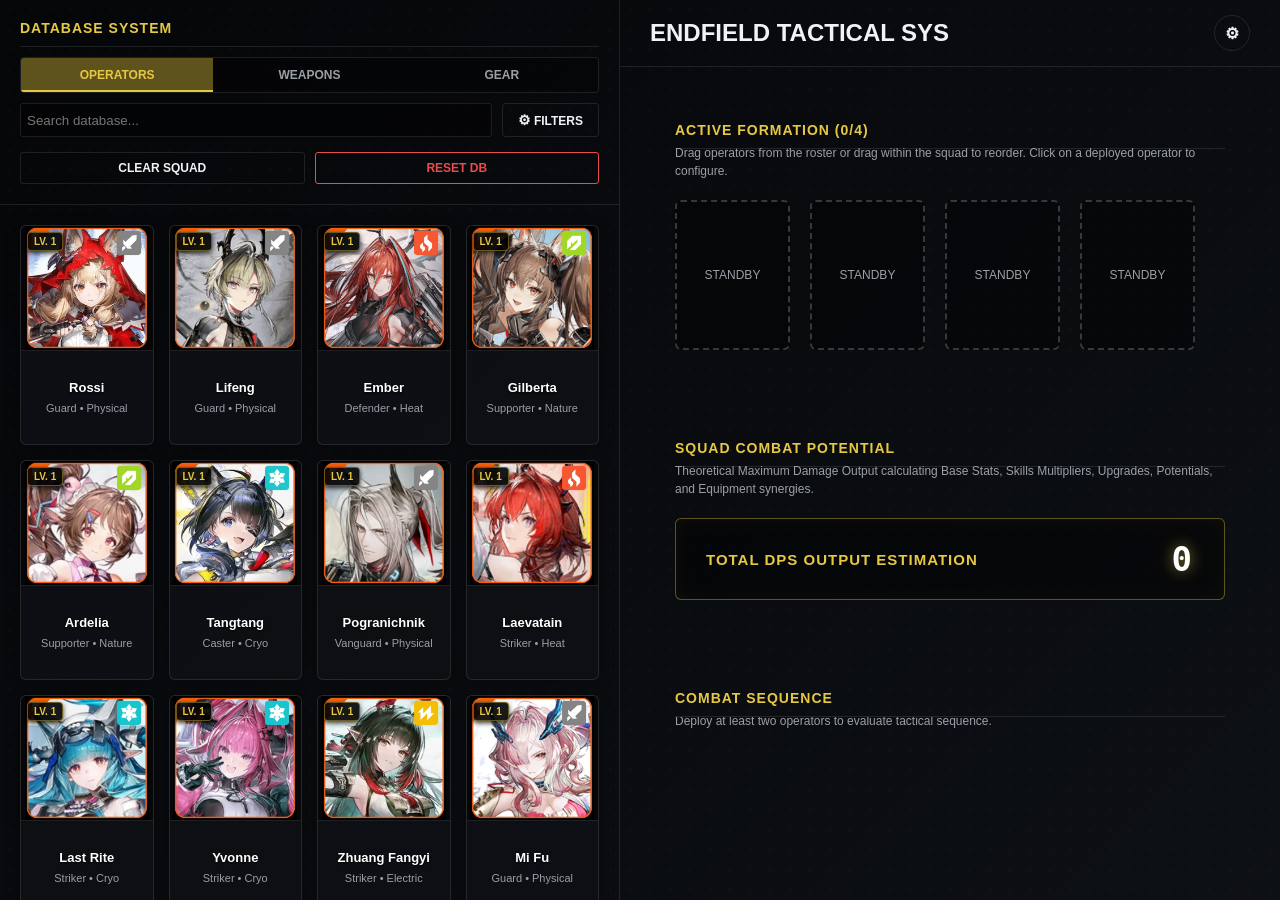
<file: index.html>
<!DOCTYPE html>
<html lang="en">
<head>
    <meta charset="UTF-8">
    <meta name="viewport" content="width=device-width, initial-scale=1.0">
    <title>Endfield Tactical Simulator</title>
    <!-- Favicon routed to Operators folder -->
    <link rel="icon" type="image/png" href="imagens/Operators/favicon.png">
    <link rel="stylesheet" href="style.css">
</head>
<body>
    <!-- Background overlay for military/tactical texture -->
    <div class="bg-texture"></div>

    <main class="main-layout">
        <!-- Roster Panel (Left - Absolute Top) -->
        <aside class="roster-panel">
            <div class="panel-header glass-panel">
                <h2>Database System</h2>
                <div class="roster-tabs mt-10">
                    <button class="tab-btn active" id="tab-btn-operators" onclick="switchTab('operators')">Operators</button>
                    <button class="tab-btn" id="tab-btn-weapons" onclick="switchTab('weapons')">Weapons</button>
                    <button class="tab-btn" id="tab-btn-gear" onclick="switchTab('gear')">Gear</button>
                </div>
                <div class="search-filters mt-10">
                    <input type="text" id="search-name" class="tech-input full-width" placeholder="Search database..." onkeyup="renderRoster()">
                    <button class="btn-ghost" id="btn-toggle-filters" style="flex: none; width: auto;" onclick="toggleFiltersPanel()">
                        <span style="font-size: 14px;">⚙</span> Filters
                    </button>
                </div>

                <!-- PAINEL DE FILTROS AVANÇADOS -->
                <div id="advanced-filters-panel" class="filters-panel" style="display: none;">
                    <div class="filter-group">
                        <label>Rarity</label>
                        <div class="filter-options" id="filter-rarity">
                            <button class="filter-chip" onclick="toggleFilter('rarity', 6)">6★</button>
                            <button class="filter-chip" onclick="toggleFilter('rarity', 5)">5★</button>
                            <button class="filter-chip" onclick="toggleFilter('rarity', 4)">4★</button>
                        </div>
                    </div>
                    
                    <div class="filter-group">
                        <label>Class</label>
                        <div class="filter-options" id="filter-class">
                            <button class="filter-chip" onclick="toggleFilter('class', 'Guard')">Guard</button>
                            <button class="filter-chip" onclick="toggleFilter('class', 'Defender')">Defender</button>
                            <button class="filter-chip" onclick="toggleFilter('class', 'Supporter')">Support</button>
                            <button class="filter-chip" onclick="toggleFilter('class', 'Caster')">Caster</button>
                            <button class="filter-chip" onclick="toggleFilter('class', 'Vanguard')">Vanguard</button>
                            <button class="filter-chip" onclick="toggleFilter('class', 'Striker')">Striker</button>
                        </div>
                    </div>

                    <div class="filter-group">
                        <label>Element</label>
                        <div class="filter-options" id="filter-element">
                            <button class="filter-chip" onclick="toggleFilter('element', 'Cryo')">Cryo</button>
                            <button class="filter-chip" onclick="toggleFilter('element', 'Heat')">Heat</button>
                            <button class="filter-chip" onclick="toggleFilter('element', 'Nature')">Nature</button>
                            <button class="filter-chip" onclick="toggleFilter('element', 'Physical')">Physical</button>
                            <button class="filter-chip" onclick="toggleFilter('element', 'Electric')">Electric</button>
                        </div>
                    </div>

                    <div class="filter-group">
                        <label>Weapon</label>
                        <div class="filter-options" id="filter-weapon">
                            <button class="filter-chip" onclick="toggleFilter('weapon', 'Sword')">Sword</button>
                            <button class="filter-chip" onclick="toggleFilter('weapon', 'Arts Unit')">Arts Unit</button>
                            <button class="filter-chip" onclick="toggleFilter('weapon', 'Greatsword')">Greatsword</button>
                            <button class="filter-chip" onclick="toggleFilter('weapon', 'Polearm')">Polearm</button>
                            <button class="filter-chip" onclick="toggleFilter('weapon', 'Handcannons')">Handcannons</button>
                        </div>
                    </div>
                    
                    <button class="btn-ghost full-width mt-10" onclick="clearAllFilters()" style="font-size: 10px;">Clear Filters</button>
                </div>
                <div class="roster-actions mt-10">
                    <button class="btn-ghost" onclick="clearSquad()">Clear Squad</button>
                    <button class="btn-danger" onclick="openConfirmModal()">Reset DB</button>
                </div>
            </div>
            
            <div class="character-grid" id="character-grid"></div>
        </aside>

        <!-- Tactical Panel (Right) -->
        <section class="tactical-panel">
            <!-- Header Nav embedded inside the tactical panel -->
            <header class="header-nav glass-panel">
                <div class="logo-area">
                    <h1>ENDFIELD <span>TACTICAL SYS</span></h1>
                </div>
                <!-- Configuration Button -->
                <button class="btn-ghost" style="padding: 6px 12px; font-size: 16px; flex: none; border-radius: 50%; width: 36px; height: 36px; display: flex; align-items: center; justify-content: center;" onclick="openSystemSettings()">⚙</button>
            </header>

            <div class="tactical-content">
                <!-- Squad Board -->
                <div class="squad-board glass-panel">
                    <h2>Active Formation (<span id="squad-counter">0</span>/4)</h2>
                    <p class="sub-text">Drag operators from the roster or drag within the squad to reorder. Click on a deployed operator to configure.</p>
                    <div class="squad-slots" id="squad-slots"></div>
                </div>

                <!-- Squad Power / Damage Calculation Board -->
                <div class="power-board glass-panel mt-20">
                    <h2>Squad Combat Potential</h2>
                    <p class="sub-text">Theoretical Maximum Damage Output calculating Base Stats, Skills Multipliers, Upgrades, Potentials, and Equipment synergies.</p>
                    <div class="power-display">
                        <span class="power-label">Total DPS Output Estimation</span>
                        <span class="power-value" id="squad-total-power">0</span>
                    </div>
                </div>

                <!-- Combo Sequence Board -->
                <div class="combo-board glass-panel mt-20">
                    <h2>Combat Sequence</h2>
                    <div class="combo-track" id="combo-track"></div>
                </div>
            </div>
        </section>
    </main>

    <!-- Toast Notifications System -->
    <div id="toast-container" class="toast-container"></div>

    <!-- System Reset Modal -->
    <div id="modal-confirm" class="modal">
        <div class="modal-content modal-sm glass-panel">
            <h2 class="warning-text">SYSTEM RESET</h2>
            <p>Are you sure you want to reset all configurations, levels, and clear the active squad?</p>
            <div class="modal-actions mt-20">
                <button class="btn-ghost" onclick="closeConfirmModal()">Cancel</button>
                <button class="btn-danger" onclick="executeResetAll()">Confirm</button>
            </div>
        </div>
    </div>

    <!-- Synergy Modal -->
    <div id="modal-synergy" class="modal">
        <div class="modal-content modal-lg glass-panel">
            <span class="close-btn" onclick="closeSynergyModal()">&times;</span>
            <h2 id="modal-synergy-title">Tactical Suggestions</h2>
            <p class="sub-text">Recommended formations based on element and combat mechanics.</p>
            <div id="suggested-teams-container"></div>
        </div>
    </div>

    <!-- Weapon Explorer Modal -->
    <div id="modal-weapon" class="modal">
        <div class="modal-content modal-lg glass-panel">
            <span class="close-btn" onclick="closeWeaponModal()">&times;</span>
            <div class="config-header">
                <div class="config-avatar" id="wpn-modal-img"></div>
                <div class="config-title">
                    <h2 id="wpn-modal-name">Weapon Name</h2>
                    <span class="badge" id="wpn-modal-type">Type</span>
                </div>
            </div>
            
            <div class="data-block">
                <h3>Base Progression Validation</h3>
                <div style="display: flex; gap: 20px; align-items: center;">
                    <div><label style="font-size: 10px; color: var(--text-dim); text-transform: uppercase;">Level Test (1-90)</label><input type="number" id="wpn-modal-level" class="tech-input text-center" min="1" max="90" value="1" oninput="updateWeaponModalStats()"></div>
                    <div><label style="font-size: 10px; color: var(--text-dim); text-transform: uppercase;">Generated ATK</label><h2 style="color:var(--primary-yellow); margin:0; padding-top:4px;" id="wpn-modal-atk">0</h2></div>
                </div>
            </div>

            <div class="data-block mt-20" id="wpn-modal-effects-container"></div>

            <div class="modal-actions mt-20" style="justify-content: flex-end;">
                <button class="btn-primary" id="btn-save-weapon" onclick="saveWeaponModal()" style="max-width: 200px;">Save Parameters</button>
            </div>
        </div>
    </div>

    <!-- Gear Explorer Modal -->
    <div id="modal-gear" class="modal">
        <div class="modal-content modal-lg glass-panel">
            <span class="close-btn" onclick="closeGearModal()">&times;</span>
            <div class="config-header">
                <div class="config-avatar" id="gear-modal-img"></div>
                <div class="config-title">
                    <h2 id="gear-modal-name">Gear Name</h2>
                    <div style="display: flex; gap: 10px; margin-top: 5px;">
                        <span class="badge" id="gear-modal-set">Set Name</span>
                        <span class="badge" id="gear-modal-type">Type</span>
                    </div>
                </div>
            </div>
            <div class="data-block mt-20" id="gear-modal-stats-container"></div>
        </div>
    </div>

    <!-- Main Operator Configuration Modal (Ultra Compact & Tabbed) -->
    <div id="modal-config" class="modal">
        <div class="modal-content modal-xxxl glass-panel">
            <span class="close-btn" onclick="closeConfigModal()">&times;</span>
            
            <div class="config-header">
                <div class="config-avatar" id="config-avatar"></div>
                <div class="config-title">
                    <h2><span id="config-char-name"></span> <span class="badge rarity" id="config-rarity-badge"></span></h2>
                    <div class="level-input-group">
                        <label>Operator LVL (1-90)</label>
                        <input type="number" id="conf-level" class="tech-input text-center" min="1" max="90" value="1" oninput="updateLiveStatsAndDOM()">
                        <span class="attr-badge" id="attr-primary" title="Primary Attribute">STR</span>
                        <span class="attr-badge secondary" id="attr-secondary" title="Secondary Attribute">AGI</span>
                    </div>
                </div>
            </div>

            <!-- Operator View Navigation Tabs -->
            <div class="roster-tabs" style="margin-bottom: 12px; flex-shrink: 0;">
                <button class="tab-btn active" id="tab-op-loadout" onclick="switchOpTab('loadout')">Combat Loadout</button>
                <button class="tab-btn" id="tab-op-artworks" onclick="switchOpTab('artworks')">Artworks</button>
                <button class="tab-btn" id="tab-op-intel" onclick="switchOpTab('intel')">Operator Intel</button>
                <button class="tab-btn" id="tab-op-files" onclick="switchOpTab('files')">Operator Files</button>
            </div>
            
            <!-- TAB CONTENT: COMBAT LOADOUT -->
            <div id="content-op-loadout" class="op-tab-content active">
                <div class="config-grid">
                    <!-- Column 1: Equipment & Progression Core -->
                    <div class="config-col">
                        <div class="data-block">
                            <h3>Character Progression</h3>
                            <div style="display: grid; grid-template-columns: 1fr 1fr; gap: 10px;">
                                <div><label style="display: block; font-size: 10px; color: var(--text-dim); text-transform: uppercase; margin-bottom: 4px;">Affinity (0-4)</label><input type="number" id="conf-char-affinity" class="tech-input text-center full-width" min="0" max="4" value="0" oninput="updateLiveStatsAndDOM()"></div>
                                <div><label style="display: block; font-size: 10px; color: var(--text-dim); text-transform: uppercase; margin-bottom: 4px;">Potential (0-5)</label><input type="number" id="conf-char-potential" class="tech-input text-center full-width" min="0" max="5" value="0" oninput="updateLiveStatsAndDOM()"></div>
                            </div>
                        </div>

                        <div class="data-block mt-10">
                            <h3>Weapon Systems</h3>
                            <div class="weapon-display">
                                <div class="weapon-preview" id="preview-weapon"></div>
                                <select id="conf-weapon-id" class="tech-input full-width" onchange="updateWeaponPreview(); updateLiveStatsAndDOM();"></select>
                            </div>
                            <div class="quad-grid mt-10">
                                <div><label>Level</label><input type="number" id="conf-weapon-level" class="tech-input text-center" min="1" max="90" value="1" oninput="updateLiveStatsAndDOM()"></div>
                                <div><label>Eff. 1</label><input type="number" id="conf-weapon-e1" class="tech-input text-center" min="1" max="9" value="1" oninput="updateLiveStatsAndDOM()"></div>
                                <div><label>Eff. 2</label><input type="number" id="conf-weapon-e2" class="tech-input text-center" min="1" max="9" value="1" oninput="updateLiveStatsAndDOM()"></div>
                                <div><label>Eff. 3</label><input type="number" id="conf-weapon-e3" class="tech-input text-center" min="1" max="9" value="1" oninput="updateLiveStatsAndDOM()"></div>
                            </div>
                        </div>

                        <div class="data-block mt-10">
                            <h3>Factory Equipment</h3>
                            <div class="gear-grid">
                                <!-- ARMOR -->
                                <div class="gear-item">
                                    <div class="gear-mini-icon" id="icon-equip-armor"></div>
                                    <div style="flex: 2; position: relative;">
                                        <label>ARMOR</label>
                                        <div class="custom-select-trigger tech-input full-width" onclick="toggleCustomSelect('armor')" id="display-equip-armor">No Equipment</div>
                                        <div class="custom-select-options" id="options-equip-armor" style="display: none;"></div>
                                        <input type="hidden" id="conf-equip-armor" value="none">
                                    </div>
                                    <div style="flex: 1;"><label>LVL</label><select id="conf-equip-armor-lvl" class="tech-input full-width text-center" onchange="updateLiveStatsAndDOM()"><option value="0">+0</option><option value="1">+1</option><option value="2">+2</option><option value="3">+3</option></select></div>
                                </div>
                                <!-- GLOVES -->
                                <div class="gear-item">
                                    <div class="gear-mini-icon" id="icon-equip-gloves"></div>
                                    <div style="flex: 2; position: relative;">
                                        <label>GLOVES</label>
                                        <div class="custom-select-trigger tech-input full-width" onclick="toggleCustomSelect('gloves')" id="display-equip-gloves">No Equipment</div>
                                        <div class="custom-select-options" id="options-equip-gloves" style="display: none;"></div>
                                        <input type="hidden" id="conf-equip-gloves" value="none">
                                    </div>
                                    <div style="flex: 1;"><label>LVL</label><select id="conf-equip-gloves-lvl" class="tech-input full-width text-center" onchange="updateLiveStatsAndDOM()"><option value="0">+0</option><option value="1">+1</option><option value="2">+2</option><option value="3">+3</option></select></div>
                                </div>
                                <!-- KIT 1 -->
                                <div class="gear-item">
                                    <div class="gear-mini-icon" id="icon-equip-kit1"></div>
                                    <div style="flex: 2; position: relative;">
                                        <label>KIT 1</label>
                                        <div class="custom-select-trigger tech-input full-width" onclick="toggleCustomSelect('kit1')" id="display-equip-kit1">No Equipment</div>
                                        <div class="custom-select-options" id="options-equip-kit1" style="display: none;"></div>
                                        <input type="hidden" id="conf-equip-kit1" value="none">
                                    </div>
                                    <div style="flex: 1;"><label>LVL</label><select id="conf-equip-kit1-lvl" class="tech-input full-width text-center" onchange="updateLiveStatsAndDOM()"><option value="0">+0</option><option value="1">+1</option><option value="2">+2</option><option value="3">+3</option></select></div>
                                </div>
                                <!-- KIT 2 -->
                                <div class="gear-item">
                                    <div class="gear-mini-icon" id="icon-equip-kit2"></div>
                                    <div style="flex: 2; position: relative;">
                                        <label>KIT 2</label>
                                        <div class="custom-select-trigger tech-input full-width" onclick="toggleCustomSelect('kit2')" id="display-equip-kit2">No Equipment</div>
                                        <div class="custom-select-options" id="options-equip-kit2" style="display: none;"></div>
                                        <input type="hidden" id="conf-equip-kit2" value="none">
                                    </div>
                                    <div style="flex: 1;"><label>LVL</label><select id="conf-equip-kit2-lvl" class="tech-input full-width text-center" onchange="updateLiveStatsAndDOM()"><option value="0">+0</option><option value="1">+1</option><option value="2">+2</option><option value="3">+3</option></select></div>
                                </div>
                            </div>
                        </div>
                    </div>

                    <!-- Column 2: Ability Matrix & Tactical Data -->
                    <div class="config-col" style="flex: 1.5;">
                        <div class="data-block h-full flex-col-fill">
                            <h3>Skills & Mechanics</h3>
                            <div class="tactical-intel-box" id="intel-box">
                                <!-- Injected by JS -->
                            </div>
                        </div>
                    </div>

                    <!-- Column 3: Advanced Stats -->
                    <div class="config-col">
                        <div class="data-block h-full flex-col-fill" style="padding-right: 5px;">
                            <h3>Advanced Combat Stats</h3>
                            <div class="stats-grid" id="advanced-stats-container">
                                <!-- Injected by JS -->
                            </div>
                        </div>
                    </div>
                </div>

                <div class="modal-actions mt-15">
                    <button class="btn-ghost" onclick="resetConfig()">Restore Defaults</button>
                    <button class="btn-primary" id="btn-save-config" onclick="saveConfig()">Save Parameters</button>
                </div>
            </div>

            <!-- TAB CONTENT: ARTWORKS -->
            <div id="content-op-artworks" class="op-tab-content">
                <div class="artwork-viewer">
                    <div class="artwork-main-frame" id="art-main-frame">
                        <!-- Main Image injected via JS -->
                    </div>
                    <div class="artwork-details data-block mt-10">
                        <h2 id="art-title" style="margin:0; font-size:16px; color:#FFF;">Artwork Title</h2>
                        <span id="art-illustrator" style="font-size:11px; color:var(--text-dim);">Illustrator: Name</span>
                        <p id="art-desc" style="font-size:12px; margin-top:8px; line-height:1.4;">Description goes here.</p>
                    </div>
                    <div class="artwork-thumbnails mt-10" id="art-thumbnails-container">
                        <!-- Thumbnails injected via JS -->
                    </div>
                </div>
            </div>

            <!-- TAB CONTENT: OPERATOR INTEL -->
            <div id="content-op-intel" class="op-tab-content">
                <div class="intel-grid" id="intel-grid-container">
                    <!-- Faction, Race, Expertise, Hobbies injected via JS -->
                </div>
            </div>

            <!-- TAB CONTENT: OPERATOR FILES -->
            <div id="content-op-files" class="op-tab-content">
                <div class="files-viewer data-block h-full flex-col-fill" id="files-text-container">
                    <!-- Massive text blocks injected via JS -->
                </div>
            </div>

        </div>
    </div>
<!-- System Settings Modal -->
    <div id="modal-system-settings" class="modal">
        <div class="modal-content modal-sm glass-panel">
            <span class="close-btn" onclick="closeSystemSettings()">&times;</span>
            <h2 style="color: var(--primary-yellow); text-transform: uppercase; margin-bottom: 20px; font-size: 16px;">System Settings</h2>
            
            <div class="data-block">
                <h3 style="margin-bottom: 15px;">Audio Configuration</h3>
                
                <div style="display: flex; justify-content: space-between; align-items: center; margin-bottom: 15px;">
                    <span style="font-size: 12px; font-weight: bold; color: #FFF;">Enable Operator Voice Lines</span>
                    <label class="switch" style="position: relative; display: inline-block; width: 40px; height: 20px;">
                        <input type="checkbox" id="setting-audio-toggle" checked onchange="toggleAudioSystem()" style="opacity: 0; width: 0; height: 0;">
                        <span class="slider" style="position: absolute; cursor: pointer; top: 0; left: 0; right: 0; bottom: 0; background-color: var(--danger-red); transition: .4s; border-radius: 20px;"></span>
                        <span class="slider-knob" style="position: absolute; height: 14px; width: 14px; left: 3px; bottom: 3px; background-color: white; transition: .4s; border-radius: 50%;"></span>
                    </label>
                </div>

                <div style="display: flex; flex-direction: column; gap: 8px;">
                    <div style="display: flex; justify-content: space-between;">
                        <span style="font-size: 12px; color: var(--text-dim);">Voice Volume</span>
                        <span style="font-size: 12px; color: var(--primary-yellow); font-family: monospace;" id="volume-readout">100%</span>
                    </div>
                    <input type="range" id="setting-audio-volume" min="0" max="100" value="100" class="tech-slider" oninput="changeVolume()">
                </div>
            </div>

            <!-- NOVA SEÇÃO: Gerenciamento de Dados -->
            <div class="data-block mt-20">
                <h3 style="margin-bottom: 10px; color: var(--danger-red);">Data Management</h3>
                <p style="font-size: 11px; color: var(--text-dim); margin-bottom: 15px;">Clear all your locally saved progress, including squad formations and operator configs. This cannot be undone.</p>
                <button class="btn-danger full-width" onclick="clearLocalSave()">Delete Save Data</button>
            </div>

                </div>
            </div>
        </div>
    </div>
    <script src="script.js"></script>
</body>
</html>
</file>
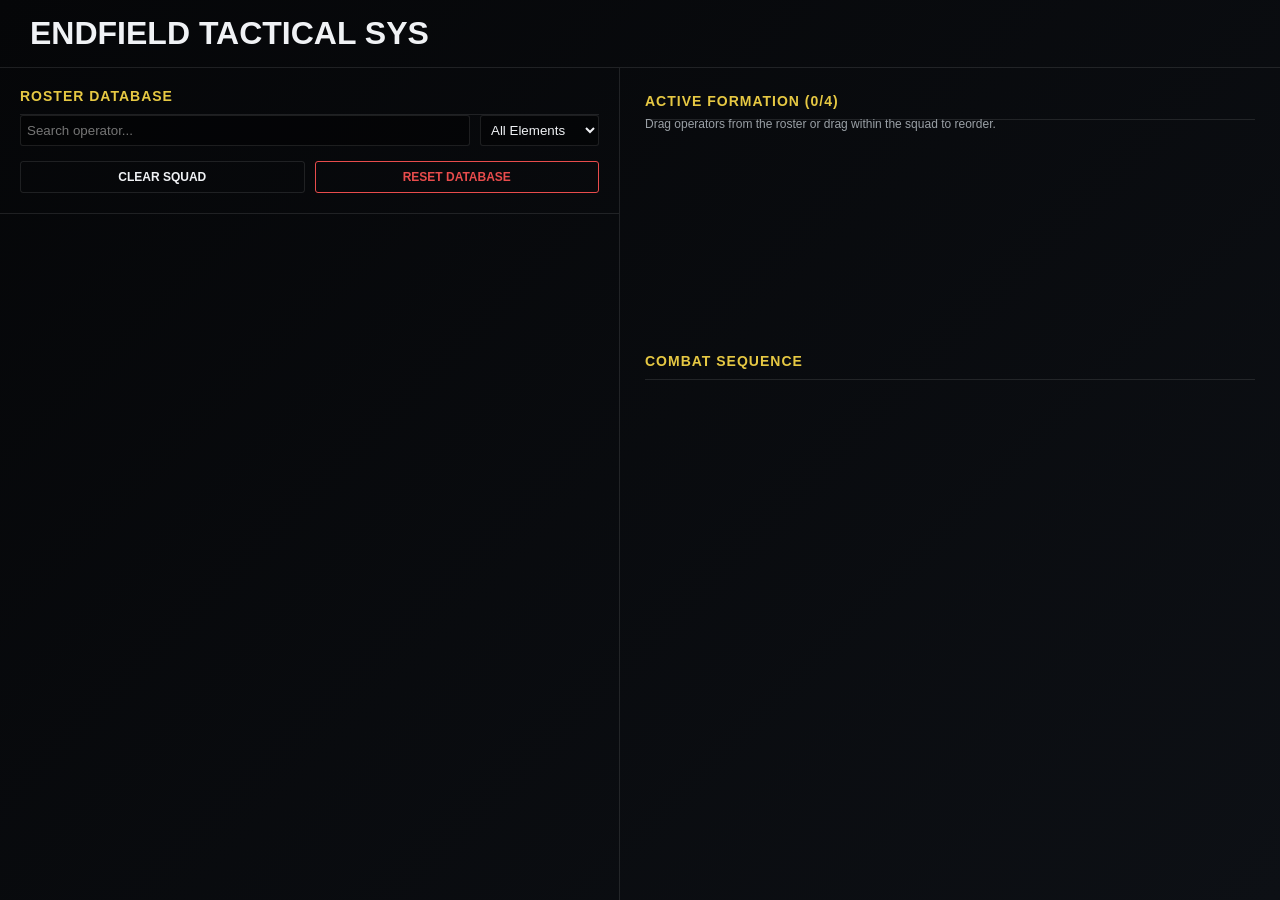
<file: endfield.html>
<!DOCTYPE html>
<html lang="en">
<head>
    <meta charset="UTF-8">
    <meta name="viewport" content="width=device-width, initial-scale=1.0">
    <title>Endfield Combo Simulator</title>
    <link rel="icon" type="image/png" href="imagens/favicon.png">
    <link rel="stylesheet" href="style.css">
</head>
<body>
    <header class="header-nav">
        <div class="logo-area">
            <h1>ENDFIELD <span>TACTICAL SYS</span></h1>
        </div>
    </header>

    <main class="main-layout">
        <aside class="roster-panel">
            <div class="panel-header">
                <h2>Roster Database</h2>
                <div class="search-filters">
                    <input type="text" id="search-name" class="tech-input" placeholder="Search operator..." onkeyup="renderCharacters()">
                    <select id="filter-element" class="tech-input" onchange="renderCharacters()">
                        <option value="All">All Elements</option>
                        <option value="Physical">Physical</option>
                        <option value="Heat">Heat</option>
                        <option value="Cryo">Cryo</option>
                        <option value="Nature">Nature</option>
                        <option value="Electric">Electric</option>
                        <option value="Arts">Originium Arts</option>
                    </select>
                </div>
                <div class="roster-actions">
                    <button class="btn-ghost" onclick="clearSquad()">Clear Squad</button>
                    <button class="btn-danger" onclick="openConfirmModal()">Reset Database</button>
                </div>
            </div>
            
            <div class="character-grid" id="character-grid"></div>
        </aside>

        <section class="tactical-panel">
            <div class="squad-board">
                <h2>Active Formation (<span id="squad-counter">0</span>/4)</h2>
                <p class="sub-text">Drag operators from the roster or drag within the squad to reorder.</p>
                <div class="squad-slots" id="squad-slots"></div>
            </div>

            <div class="combo-board">
                <h2>Combat Sequence</h2>
                <div class="combo-track" id="combo-track"></div>
            </div>
        </section>
    </main>

    <!-- Modals -->
    <div id="modal-confirm" class="modal">
        <div class="modal-content modal-sm">
            <h2 class="warning-text">SYSTEM RESET</h2>
            <p>Are you sure you want to reset all configurations, levels, and clear the active squad?</p>
            <div class="modal-actions mt-20">
                <button class="btn-ghost" onclick="closeConfirmModal()">Cancel</button>
                <button class="btn-danger" onclick="executeResetAll()">Confirm Reset</button>
            </div>
        </div>
    </div>

    <div id="modal-synergy" class="modal">
        <div class="modal-content modal-lg">
            <span class="close-btn" onclick="closeSynergyModal()">&times;</span>
            <h2 id="modal-synergy-title">Tactical Suggestions</h2>
            <p class="sub-text">Recommended formations based on element and combat mechanics.</p>
            <div id="suggested-teams-container"></div>
        </div>
    </div>

    <div id="modal-config" class="modal">
        <div class="modal-content modal-xl">
            <span class="close-btn" onclick="closeConfigModal()">&times;</span>
            
            <div class="config-header">
                <div class="config-avatar" id="config-avatar"></div>
                <div class="config-title">
                    <h2><span id="config-char-name"></span> <span class="badge" id="config-origin-badge"></span></h2>
                    <div class="level-input-group">
                        <label>Operator LVL (1-90)</label>
                        <input type="number" id="conf-level" class="tech-input text-center" min="1" max="90" value="1">
                    </div>
                </div>
            </div>
            
            <div class="config-grid">
                <div class="config-col">
                    <div class="data-block">
                        <h3>Weapon Systems</h3>
                        <div class="weapon-display">
                            <div class="weapon-preview" id="preview-weapon"></div>
                            <select id="conf-weapon-id" class="tech-input full-width" onchange="updateWeaponPreview()"></select>
                        </div>
                        <div class="triple-grid mt-10">
                            <div><label>Level (1-90)</label><input type="number" id="conf-weapon-level" class="tech-input" min="1" max="90" value="1"></div>
                            <div><label>Essence</label><input type="number" id="conf-weapon-essence" class="tech-input" min="1" max="5" value="1"></div>
                            <div><label>Potential</label><input type="number" id="conf-weapon-potential" class="tech-input" min="1" max="5" value="1"></div>
                        </div>
                    </div>

                    <div class="data-block">
                        <h3>Factory Equipment (LVL 70 Sets)</h3>
                        <div class="gear-grid">
                            <div class="gear-item">
                                <label>HEAD</label>
                                <select id="conf-armor-head" class="tech-input full-width"></select>
                                <input type="number" id="conf-lvl-head" class="tech-input text-center" min="0" max="20" value="0" title="Enhancement Level">
                            </div>
                            <div class="gear-item">
                                <label>CORE</label>
                                <select id="conf-armor-chest" class="tech-input full-width"></select>
                                <input type="number" id="conf-lvl-chest" class="tech-input text-center" min="0" max="20" value="0" title="Enhancement Level">
                            </div>
                            <div class="gear-item">
                                <label>ARMS</label>
                                <select id="conf-armor-arms" class="tech-input full-width"></select>
                                <input type="number" id="conf-lvl-arms" class="tech-input text-center" min="0" max="20" value="0" title="Enhancement Level">
                            </div>
                            <div class="gear-item">
                                <label>LEGS</label>
                                <select id="conf-armor-legs" class="tech-input full-width"></select>
                                <input type="number" id="conf-lvl-legs" class="tech-input text-center" min="0" max="20" value="0" title="Enhancement Level">
                            </div>
                        </div>
                    </div>
                </div>

                <div class="config-col">
                    <div class="data-block h-full">
                        <h3>Capacity Matrix & Talents</h3>
                        <div class="matrix-list">
                            <div class="matrix-row">
                                <div class="matrix-info"><span class="highlight">Basic Attack</span><span id="name-skill-1"></span></div>
                                <input type="number" id="conf-skill-1" class="tech-input text-center" min="1" max="7" value="1">
                            </div>
                            <div class="matrix-row">
                                <div class="matrix-info"><span class="highlight">Active Skill</span><span id="name-skill-2"></span></div>
                                <input type="number" id="conf-skill-2" class="tech-input text-center" min="1" max="7" value="1">
                            </div>
                            <div class="matrix-row">
                                <div class="matrix-info"><span class="highlight">Ultimate</span><span id="name-skill-3"></span></div>
                                <input type="number" id="conf-skill-3" class="tech-input text-center" min="1" max="7" value="1">
                            </div>
                            <div class="matrix-row">
                                <div class="matrix-info"><span class="highlight">Passive Talent</span><span id="name-skill-4"></span></div>
                                <div class="talent-toggles" id="talent-nodes-container"></div>
                            </div>
                        </div>
                    </div>
                </div>
            </div>

            <div class="modal-actions mt-20">
                <button class="btn-ghost" onclick="resetConfig()">Restore Defaults</button>
                <button class="btn-primary" onclick="saveConfig()">Save Parameters</button>
            </div>
        </div>
    </div>

    <script src="script.js"></script>
</body>
</html>
</file>
<file: style.css>
:root {
    --bg-dark: #050608; 
    --panel-dark: rgba(18, 19, 23, 0.65); 
    --border-dim: rgba(255, 255, 255, 0.1);
    --border-highlight: rgba(230, 200, 67, 0.4);
    --text-main: #F0F2F5;
    --text-dim: #9AA0A6;
    --primary-yellow: #E6C843;
    --primary-hover: #F7DF6D;
    --danger-red: #E84C4C;
    --blur-intensity: blur(16px);
}

* { box-sizing: border-box; }

body { 
    font-family: 'Segoe UI', Roboto, Helvetica, Arial, sans-serif; 
    background: linear-gradient(135deg, #050608 0%, #0D1015 100%);
    color: var(--text-main); 
    margin: 0; padding: 0; 
    height: 100vh; display: flex; flex-direction: column;
}

/* Background Texture */
.bg-texture {
    position: fixed; top: 0; left: 0; width: 100%; height: 100%; z-index: -1; pointer-events: none;
    background-image: radial-gradient(rgba(255, 255, 255, 0.03) 1px, transparent 1px);
    background-size: 20px 20px;
}

.main-layout { display: flex; flex: 1; overflow: hidden; height: 100vh; }

/* Fixed roster panel size on the left */
.roster-panel { width: 620px; display: flex; flex-direction: column; border-right: 1px solid var(--border-dim); background: transparent; }
.panel-header { padding: 20px; flex-shrink: 0; border-bottom: 1px solid var(--border-dim); }
.panel-header h2, .squad-board h2, .combo-board h2, .power-board h2 { font-size: 14px; text-transform: uppercase; color: var(--primary-yellow); letter-spacing: 1px; margin: 0; border-bottom: 1px solid var(--border-dim); padding-bottom: 10px; }

/* Roster Tabs */
.roster-tabs { display: flex; border: 1px solid var(--border-dim); overflow: hidden; background: rgba(0,0,0,0.3); border-radius: 4px; flex-shrink: 0; }
.tab-btn { flex: 1; background: transparent; color: var(--text-dim); border: none; padding: 10px; font-size: 12px; font-weight: bold; text-transform: uppercase; cursor: pointer; transition: 0.3s; }
.tab-btn:hover { color: #FFF; background: rgba(255,255,255,0.05); }
.tab-btn.active { background: var(--border-highlight); color: var(--primary-yellow); box-shadow: inset 0 -2px 0 var(--primary-yellow); }

.character-grid { flex: 1; overflow-y: auto; padding: 20px; display: grid; grid-template-columns: repeat(4, 1fr); gap: 15px; align-content: start; align-items: start; }

.tech-input { background: rgba(0,0,0,0.4); border: 1px solid var(--border-dim); color: var(--text-main); padding: 6px; outline: none; transition: 0.3s; font-family: inherit; border-radius: 3px; }
.tech-input:focus { border-color: var(--primary-yellow); background: rgba(20,20,20,0.8); }
.search-filters { display: flex; gap: 10px; margin-bottom: 15px; }
.search-filters input { flex: 1; }
.roster-actions { display: flex; gap: 10px; }

.btn-primary { background: var(--primary-yellow); color: #000; border: none; padding: 8px 15px; font-weight: 700; cursor: pointer; text-transform: uppercase; font-size: 12px; flex: 1; transition: 0.3s; border-radius: 3px; }
.btn-primary:hover { background: var(--primary-hover); transform: translateY(-1px); box-shadow: 0 4px 12px rgba(230, 200, 67, 0.4); }
.btn-ghost { background: transparent; color: var(--text-main); border: 1px solid var(--border-dim); padding: 8px 15px; font-weight: 600; cursor: pointer; text-transform: uppercase; font-size: 12px; flex: 1; transition: 0.3s; border-radius: 3px; }
.btn-ghost:hover { background: rgba(255,255,255,0.05); color: #FFF; border-color: var(--text-dim); }
.btn-danger { background: transparent; color: var(--danger-red); border: 1px solid var(--danger-red); padding: 8px 15px; font-weight: 600; cursor: pointer; text-transform: uppercase; font-size: 12px; flex: 1; transition: 0.3s; border-radius: 3px; }
.btn-danger:hover { background: var(--danger-red); color: #FFF; box-shadow: 0 4px 12px rgba(232, 76, 76, 0.4); }

/* CARDS: Contrast and Hover improvements */
.char-card { 
    background: rgba(15, 17, 22, 0.8); border: 1px solid var(--border-dim); position: relative; cursor: pointer; 
    display: flex; flex-direction: column; transition: 0.3s cubic-bezier(0.25, 0.8, 0.25, 1); 
    width: 100%; min-height: 220px; overflow: hidden; border-radius: 6px; box-shadow: 0 4px 15px rgba(0,0,0,0.3);
}
.char-card:hover { 
    border-color: var(--primary-yellow); 
    box-shadow: 0 8px 25px rgba(230, 200, 67, 0.25); 
    transform: translateY(-4px); 
}

/* Image scaling fixes */
.char-img, .wpn-img { 
    width: 100%; height: 125px; min-height: 125px; max-height: 125px; flex-shrink: 0; 
    background-color: rgba(0,0,0,0.5); background-repeat: no-repeat; border-bottom: 1px solid var(--border-dim); 
    display: flex; align-items: center; justify-content: center; position: relative;
}
.char-img { background-size: contain; background-position: center bottom; }
/* Weapons now occupy almost all visible space and are centered */
.wpn-img { background-size: 95%; background-position: center; }

/* Overlay badges */
.lvl-overlay {
    position: absolute; top: 6px; left: 6px; background: rgba(0,0,0,0.9); color: var(--primary-yellow);
    padding: 3px 6px; font-size: 10px; font-weight: bold; border-radius: 4px; border: 1px solid var(--border-highlight); z-index: 10;
    box-shadow: 0 2px 5px rgba(0,0,0,0.8);
}

/* Free text wrapping enabled */
.char-info { padding: 12px 10px; text-align: center; flex: 1; display: flex; flex-direction: column; justify-content: center; width: 100%; }
.char-info strong { display: block; font-size: 13px; margin-bottom: 4px; line-height: 1.3; color: #FFF; text-shadow: 0 1px 2px rgba(0,0,0,0.8); }
.char-info span { display: block; font-size: 11px; color: var(--text-dim); line-height: 1.3; }

.btn-suggestion { background: rgba(255,255,255,0.05); border: none; border-top: 1px solid var(--border-dim); color: var(--text-main); font-size: 11px; padding: 8px; cursor: pointer; text-transform: uppercase; font-weight: bold; transition: 0.3s; width: 100%; flex-shrink: 0; margin-top: auto; }
.btn-suggestion:hover { background: var(--primary-yellow); color: #000; }

.tactical-panel { flex: 1; display: flex; flex-direction: column; padding: 0; overflow-y: auto; background: transparent; }

/* Absolute top header */
/* Cabeçalho superior com layout flexível para alinhar os itens nas extremidades */
.header-nav { 
    display: flex; 
    justify-content: space-between; 
    align-items: center;
    padding: 15px 30px; 
    width: 100%; 
    box-sizing: border-box; 
    text-align: left; 
    border-bottom: 1px solid var(--border-dim); 
    border-radius: 0; 
}

/* Remove a margem padrão do h1 para ficar perfeitamente alinhado ao centro com o botão */
.header-nav h1 {
    margin: 0;
}
.tactical-content { padding: 30px; display: flex; flex-direction: column; flex: 1; gap: 20px; }

.squad-board { padding: 25px; border-radius: 8px; }
.sub-text { font-size: 12px; color: var(--text-dim); margin-top: -5px; margin-bottom: 20px; line-height: 1.5; }
.squad-slots { display: flex; gap: 20px; min-height: 150px; }

.slot { width: 115px; height: 150px; min-height: 150px; flex-shrink: 0; background: rgba(0,0,0,0.4); border: 2px dashed rgba(255,255,255,0.2); display: flex; flex-direction: column; align-items: center; justify-content: center; position: relative; background-size: cover; background-repeat: no-repeat; background-position: center top; transition: 0.3s; font-size: 12px; color: var(--text-dim); border-radius: 6px; }
.slot.dragover { border-color: var(--primary-yellow); background: rgba(230, 200, 67, 0.1); }
.slot-filled { border-style: solid; border-color: var(--border-dim); color: #FFF; box-shadow: inset 0 -60px 50px -10px rgba(0,0,0,0.95), 0 4px 15px rgba(0,0,0,0.5); padding-bottom: 12px; cursor: pointer; }
.slot-filled:hover { border-color: var(--primary-yellow); transform: translateY(-3px); }
.btn-remove { position: absolute; top: -10px; right: -10px; background: var(--danger-red); border: none; color: white; width: 26px; height: 26px; font-size: 12px; cursor: pointer; font-weight: bold; z-index: 10; border-radius: 50%; box-shadow: 0 2px 8px rgba(0,0,0,0.8); transition: 0.2s; }
.btn-remove:hover { transform: scale(1.1); background: #FF5A5A; }

.power-board { padding: 25px; border-radius: 8px; }
.power-display { display: flex; justify-content: space-between; align-items: center; background: rgba(0,0,0,0.5); border: 1px solid var(--border-highlight); padding: 20px 30px; border-radius: 6px; box-shadow: inset 0 0 20px rgba(230, 200, 67, 0.05); }
.power-label { font-size: 15px; color: var(--primary-yellow); text-transform: uppercase; font-weight: 800; letter-spacing: 1px;}
.power-value { font-size: 34px; color: #FFF; font-weight: 900; font-family: monospace; letter-spacing: 2px; text-shadow: 0 0 15px rgba(230, 200, 67, 0.6); }

.combo-board { padding: 25px; flex: 1; border-radius: 8px; }
.combo-track { display: flex; align-items: center; gap: 15px; overflow-x: auto; padding-bottom: 10px; }
.combo-node { background: rgba(0,0,0,0.6); border: 1px solid var(--border-dim); padding: 15px; min-width: 160px; text-align: center; border-radius: 6px; box-shadow: 0 4px 10px rgba(0,0,0,0.3); }
.combo-node span { display: block; font-size: 11px; color: var(--text-dim); }
.combo-node .mechanic { color: var(--primary-yellow); font-weight: bold; font-size: 13px; margin-top: 6px; }
.combo-arrow { color: rgba(255,255,255,0.2); font-size: 24px; }

/* MODALS: Global Setup - No scroll on the body, forcing compact fit */
.modal { display: none; position: fixed; top: 0; left: 0; width: 100%; height: 100%; background: rgba(0,0,0,0.85); justify-content: center; align-items: center; z-index: 9999; backdrop-filter: blur(8px); }
.modal-content { padding: 20px; position: relative; border-radius: 10px; }
.modal-sm { width: 420px; text-align: center; }
.modal-lg { width: 750px; }
.modal-xxxl { width: 1150px; height: 95vh; display: flex; flex-direction: column; overflow: hidden; padding: 25px; } /* Block outer scroll and force max height */
.close-btn { position: absolute; top: 15px; right: 20px; font-size: 28px; color: var(--text-dim); cursor: pointer; transition: 0.2s; z-index: 50;}
.close-btn:hover { color: var(--danger-red); text-shadow: 0 0 10px rgba(232, 76, 76, 0.5); }
.warning-text { color: var(--danger-red) !important; border-bottom: none !important; margin-bottom: 10px !important; text-align: center; font-size: 20px; }

/* Modal Headers */
.config-header { display: flex; align-items: center; gap: 15px; border-bottom: 1px solid var(--border-dim); padding-bottom: 12px; margin-bottom: 15px; flex-shrink: 0; }
.config-avatar { width: 65px; height: 65px; background: rgba(0,0,0,0.5); border: 2px solid var(--primary-yellow); background-size: cover; background-repeat: no-repeat; background-position: center top; display: flex; align-items: center; justify-content: center; position: relative; border-radius: 6px; box-shadow: 0 4px 15px rgba(0,0,0,0.5); flex-shrink: 0; }
.config-title h2 { border: none; padding: 0; font-size: 20px; color: #FFF; margin-bottom: 4px; display: flex; align-items: center; gap: 10px; }

/* Badges */
.badge { background: rgba(255,255,255,0.1); font-size: 10px; padding: 3px 8px; color: var(--text-main); font-weight: bold; border-radius: 3px; }
.badge.rarity { color: var(--primary-yellow); background: rgba(230, 200, 67, 0.15); border: 1px solid rgba(230, 200, 67, 0.5); box-shadow: 0 0 10px rgba(230, 200, 67, 0.2); }
.attr-badge { background: var(--primary-yellow); color: #000; font-size: 10px; padding: 4px 10px; font-weight: 800; margin-left: 10px; border-radius: 3px; }
.attr-badge.secondary { background: rgba(255,255,255,0.1); color: var(--text-main); }
.level-input-group { display: flex; align-items: center; gap: 10px; font-size: 11px; color: var(--text-dim); text-transform: uppercase; font-weight: bold; }
.text-center { text-align: center; }

/* Inner Modal Tabs Logic */
.op-tab-content { display: none; flex: 1; overflow: visible; flex-direction: column; min-height: 0; }
.op-tab-content.active { display: flex; }

/* Column Layouts */
.config-grid { display: flex; gap: 15px; overflow: visible; flex: 1; min-height: 0; }
.config-col { flex: 1; display: flex; flex-direction: column; overflow: visible; min-height: 0; }
.data-block { background: rgba(0,0,0,0.3); border: 1px solid var(--border-dim); padding: 10px; border-radius: 6px; }
.data-block h3 { margin: 0 0 10px 0; font-size: 10px; color: var(--primary-yellow); text-transform: uppercase; border-bottom: 1px solid rgba(255,255,255,0.1); padding-bottom: 4px; letter-spacing: 1px; flex-shrink: 0; }

/* Fill available height in col 2 and 3 */
.flex-col-fill { flex: 1; display: flex; flex-direction: column; overflow: hidden; min-height: 0; }

.weapon-display { display: flex; gap: 15px; align-items: center; }
.weapon-preview { width: 50px; height: 50px; background: rgba(0,0,0,0.6); border: 1px solid var(--border-dim); flex-shrink: 0; background-size: 90%; background-repeat: no-repeat; background-position: center; display: flex; align-items: center; justify-content: center; border-radius: 4px; }
.full-width { width: 100%; }

.mt-10 { margin-top: 10px; }
.mt-15 { margin-top: 15px; }
.mt-20 { margin-top: 20px; }
.quad-grid { display: grid; grid-template-columns: 1fr 1fr 1fr 1fr; gap: 5px; }
.quad-grid label { display: block; font-size: 9px; color: var(--text-dim); text-transform: uppercase; margin-bottom: 4px; font-weight: bold; }
.quad-grid input { width: 100%; text-align: center; padding: 6px; font-size: 11px; }

/* Gear Previews and Tweaks */
.gear-grid { display: grid; grid-template-columns: 1fr; gap: 6px; }
.gear-item { display: flex; gap: 10px; align-items: center; background: rgba(0,0,0,0.2); padding: 4px; border: 1px solid rgba(255,255,255,0.05); border-radius: 4px; }
.gear-item label { display: block; margin: 0 0 2px 0; font-size: 9px; color: var(--text-dim); font-weight: bold; letter-spacing: 0.5px; }
.gear-item select { padding: 6px; font-size: 10px; border: none; background: transparent; }
.gear-mini-icon { width: 32px; height: 32px; background: rgba(0,0,0,0.8); border: 1px solid var(--border-dim); border-radius: 3px; background-size: contain; background-repeat: no-repeat; background-position: center; flex-shrink: 0; display: flex; justify-content: center; align-items: center; }

/* Tactical Intel Styles and Inline Menus */
.skill-select-inline { width: 100px; padding: 2px; font-size: 10px; margin-top: 4px; font-weight: bold; background: rgba(0,0,0,0.6); border: 1px solid var(--border-dim); color: #fff; }

/* Scrolling only inside specific containers */
.tactical-intel-box { overflow-y: auto; padding-right: 8px; flex: 1; display: flex; flex-direction: column; gap: 10px; }
.intel-item { background: rgba(0,0,0,0.2); padding: 10px; border-radius: 4px; border: 1px solid rgba(255,255,255,0.03); flex-shrink: 0; }
.intel-title { font-size: 10px; color: var(--primary-yellow); text-transform: uppercase; font-weight: 800; margin-bottom: 4px; display: block; letter-spacing: 0.5px; }
.intel-subtitle { font-size: 12px; color: #FFF; font-weight: bold; margin-bottom: 4px; display: block; }
.intel-desc { font-size: 10px; color: var(--text-dim); line-height: 1.4; margin: 0; }

.stats-grid { display: flex; flex-direction: column; gap: 4px; overflow-y: auto; padding-right: 8px; flex: 1; }
.stat-row { display: flex; justify-content: space-between; align-items: center; font-size: 10px; padding: 5px 8px; border-bottom: 1px solid rgba(255,255,255,0.05); background: rgba(0,0,0,0.2); border-radius: 3px; flex-shrink: 0; }
.stat-row:last-child { border-bottom: none; }
.stat-name { color: var(--text-dim); font-weight: bold; }
.stat-val { color: #FFF; font-family: monospace; font-size: 11px; font-weight: bold; }

.modal-actions { display: flex; gap: 15px; justify-content: flex-end; flex-shrink: 0; }

/* TAB 2: ARTWORKS VIEWER */
.artwork-viewer { display: flex; flex-direction: column; flex: 1; overflow: hidden; }
.artwork-main-frame { flex: 1; background: rgba(0,0,0,0.6); border: 1px solid var(--border-dim); border-radius: 6px; background-size: cover; background-position: center top; background-repeat: no-repeat; position: relative; box-shadow: inset 0 0 50px rgba(0,0,0,0.8); }
.artwork-thumbnails { display: flex; gap: 10px; overflow-x: auto; padding-bottom: 5px; flex-shrink: 0; }
.art-thumb { width: 60px; height: 60px; background: rgba(0,0,0,0.8); border: 2px solid var(--border-dim); border-radius: 4px; cursor: pointer; transition: 0.2s; background-size: cover; background-position: center top; flex-shrink: 0; }
.art-thumb:hover { border-color: #FFF; transform: translateY(-2px); }
.art-thumb.active { border-color: var(--primary-yellow); }

/* TAB 3: INTEL GRID */
.intel-grid { display: flex; flex-direction: column; gap: 12px; overflow-y: auto; padding-right: 10px; flex: 1; }
.intel-card { background: rgba(0,0,0,0.3); border: 1px solid rgba(255,255,255,0.05); padding: 15px; border-radius: 6px; flex-shrink: 0; }
.intel-card h4 { margin: 0 0 8px 0; font-size: 11px; color: #FFF; text-transform: uppercase; border-bottom: 1px solid var(--border-dim); padding-bottom: 5px; }
.intel-card p { margin: 0; font-size: 11px; color: var(--text-dim); line-height: 1.5; }

/* TAB 4: FILES VIEWER */
.files-viewer { padding: 20px; font-size: 12px; color: var(--text-main); line-height: 1.6; font-family: Georgia, serif; overflow-y: auto; }
.files-viewer p { margin-bottom: 15px; }

::-webkit-scrollbar { width: 6px; height: 6px; }
::-webkit-scrollbar-track { background: rgba(0,0,0,0.3); border-radius: 4px; }
::-webkit-scrollbar-thumb { background: rgba(255,255,255,0.2); border-radius: 4px; }
::-webkit-scrollbar-thumb:hover { background: var(--primary-yellow); }

/* TOAST NOTIFICATIONS & SHAKE ERROR */
.toast-container { position: fixed; bottom: 30px; right: 30px; z-index: 10000; display: flex; flex-direction: column; gap: 12px; pointer-events: none; }
.toast { background: rgba(232, 76, 76, 0.95); color: #FFF; padding: 15px 25px; border-radius: 6px; box-shadow: 0 8px 25px rgba(0,0,0,0.5); font-size: 13px; font-weight: bold; opacity: 0; animation: fade-in-out 5s forwards; border-left: 4px solid #fff; backdrop-filter: blur(10px); }
@keyframes fade-in-out { 0% { opacity: 0; transform: translateX(50px); } 10% { opacity: 1; transform: translateX(0); } 90% { opacity: 1; transform: translateX(0); } 100% { opacity: 0; transform: translateX(50px); } }

.shake-error { animation: shake 0.4s cubic-bezier(.36,.07,.19,.97) both; border-color: var(--danger-red) !important; color: var(--danger-red) !important; box-shadow: 0 0 10px rgba(232, 76, 76, 0.3); }
@keyframes shake { 10%, 90% { transform: translate3d(-1px, 0, 0); } 20%, 80% { transform: translate3d(2px, 0, 0); } 30%, 50%, 70% { transform: translate3d(-4px, 0, 0); } 40%, 60% { transform: translate3d(4px, 0, 0); } }

/* SYSTEM SETTINGS & AUDIO SLIDER STYLES */
.tech-slider {
    -webkit-appearance: none;
    appearance: none;
    width: 100%;
    height: 6px;
    background: rgba(0, 0, 0, 0.6);
    outline: none;
    border-radius: 3px;
    border: 1px solid var(--border-dim);
}

.tech-slider::-webkit-slider-thumb {
    -webkit-appearance: none;
    appearance: none;
    width: 16px;
    height: 16px;
    border-radius: 50%;
    background: var(--primary-yellow);
    cursor: pointer;
    box-shadow: 0 0 10px rgba(230, 200, 67, 0.5);
}

.tech-slider::-moz-range-thumb {
    width: 16px;
    height: 16px;
    border-radius: 50%;
    background: var(--primary-yellow);
    cursor: pointer;
    box-shadow: 0 0 10px rgba(230, 200, 67, 0.5);
    border: none;
}

/* TOGGLE SWITCH ANIMATION FIX */
input:checked + .slider {
    background-color: #2ECC71 !important;
}
input:checked ~ .slider-knob {
    transform: translateX(20px);
}

/* ADVANCED FILTERS PANEL */
.filters-panel {
    background: rgba(15, 17, 22, 0.95);
    border: 1px solid var(--border-dim);
    border-radius: 6px;
    padding: 15px;
    margin-top: 10px;
    display: flex;
    flex-direction: column;
    gap: 15px;
    box-shadow: inset 0 0 20px rgba(0,0,0,0.8);
}
.filter-group label {
    display: block;
    font-size: 11px;
    color: var(--text-dim);
    margin-bottom: 6px;
}
.filter-options {
    display: flex;
    flex-wrap: wrap;
    gap: 6px;
}
.filter-chip {
    background: transparent;
    color: var(--text-main);
    border: 1px solid var(--border-dim);
    padding: 6px 12px;
    border-radius: 4px;
    font-size: 11px;
    cursor: pointer;
    transition: 0.2s;
}
.filter-chip:hover {
    border-color: var(--text-dim);
    background: rgba(255,255,255,0.05);
}
.filter-chip.active {
    background: rgba(255,255,255,0.1);
    color: #FFF;
    border-color: #FFF;
}
/* CUSTOM SELECT & GEAR TOOLTIP */
.custom-select-trigger {
    cursor: pointer;
    white-space: nowrap;
    overflow: hidden;
    text-overflow: ellipsis;
    font-size: 10px;
    line-height: 16px;
    user-select: none;
}
.custom-select-options {
    position: absolute;
    bottom: 100%; /* Faz o menu abrir para CIMA */
    left: 0;
    width: 100%; /* Agora ele acompanha a largura da caixinha! */
    min-width: 250px; /* Mas não encolhe demais para não esmagar o texto */
    max-height: 250px;
    overflow-y: auto;
    background: rgba(15, 17, 22, 0.98);
    border: 1px solid var(--primary-yellow);
    z-index: 99999; /* Elevamos a prioridade para sobrepor TUDO */
    border-radius: 4px;
    box-shadow: 0 -4px 15px rgba(0,0,0,0.8);
}
.custom-select-item {
    padding: 8px 10px;
    font-size: 11px; /* Aumentamos levemente a fonte para combinar com a imagem */
    color: var(--text-main);
    cursor: pointer;
    border-bottom: 1px solid rgba(255,255,255,0.05);
    transition: 0.2s;
    white-space: normal; 
    line-height: 1.3;
    display: flex;        /* Organiza imagem e texto lado a lado */
    align-items: center;  /* Centraliza verticalmente */
    gap: 12px;            /* Espaçamento perfeito entre a imagem e o texto */
}
.custom-select-item:hover {
    background: rgba(230, 200, 67, 0.2);
    color: var(--primary-yellow);
}

/* Tamanho e moldura da imagem dentro da lista */
.custom-select-img {
    width: 36px;  /* Tamanho grande e fácil de ver */
    height: 36px;
    background-color: rgba(0,0,0,0.4);
    border: 1px solid var(--border-dim);
    border-radius: 4px;
    background-size: contain;
    background-repeat: no-repeat;
    background-position: center;
    flex-shrink: 0;
    display: flex;
    align-items: center;
    justify-content: center;
    color: var(--text-dim);
    font-weight: bold;
}
.custom-select-name {
    flex: 1;
}
.gear-tooltip {
    display: none;
    position: fixed;
    width: 350px;
    background: rgba(10, 12, 16, 0.98);
    border: 1px solid var(--primary-yellow);
    z-index: 10001;
    padding: 15px;
    border-radius: 6px;
    box-shadow: 0 10px 30px rgba(0,0,0,0.9);
    pointer-events: none; /* Deixa o mouse atravessar o pop-up sem bugar */
}
</file>
